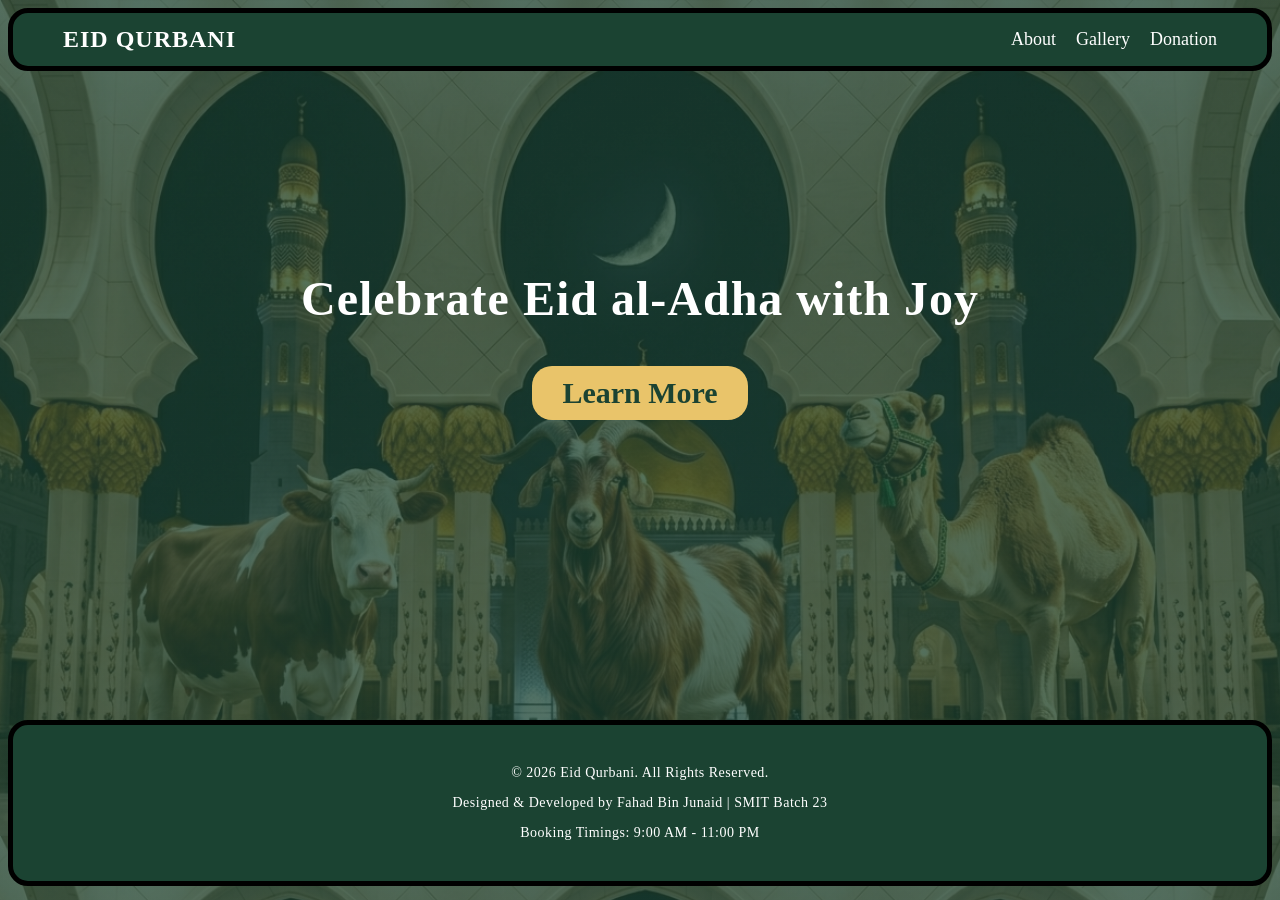
<file: index.html>
<!DOCTYPE html>
<html lang="en">

<head>
    <meta charset="UTF-8">
    <meta name="viewport" content="width=device-width, initial-scale=1.0">
    <title>Document</title>
    <link rel="stylesheet" href="style.css">
</head>

<body class="homepage">
    <nav>
        <div class="logo"><a href="index.html">EID QURBANI</a></div>
        <ul>
            <li><a href="About.html">About</a></li>
            <li><a href="Gallery.html">Gallery</a></li>
            <li><a href="Donation.html">Donation</a></li>
        </ul>
    </nav>
    <main class="hero">
        <div class="hero-content">
        <h1>Celebrate Eid al-Adha with Joy</h1>
        <a href="About.html" class="btn">Learn More</a>
        </div>
    </main>
    <footer>
    <p>© 2026 Eid Qurbani. All Rights Reserved.</p>
    <p>Designed & Developed by Fahad Bin Junaid | SMIT Batch 23</p>
    <p>Booking Timings: 9:00 AM - 11:00 PM</p>
</footer>
</body>

</html>
</file>
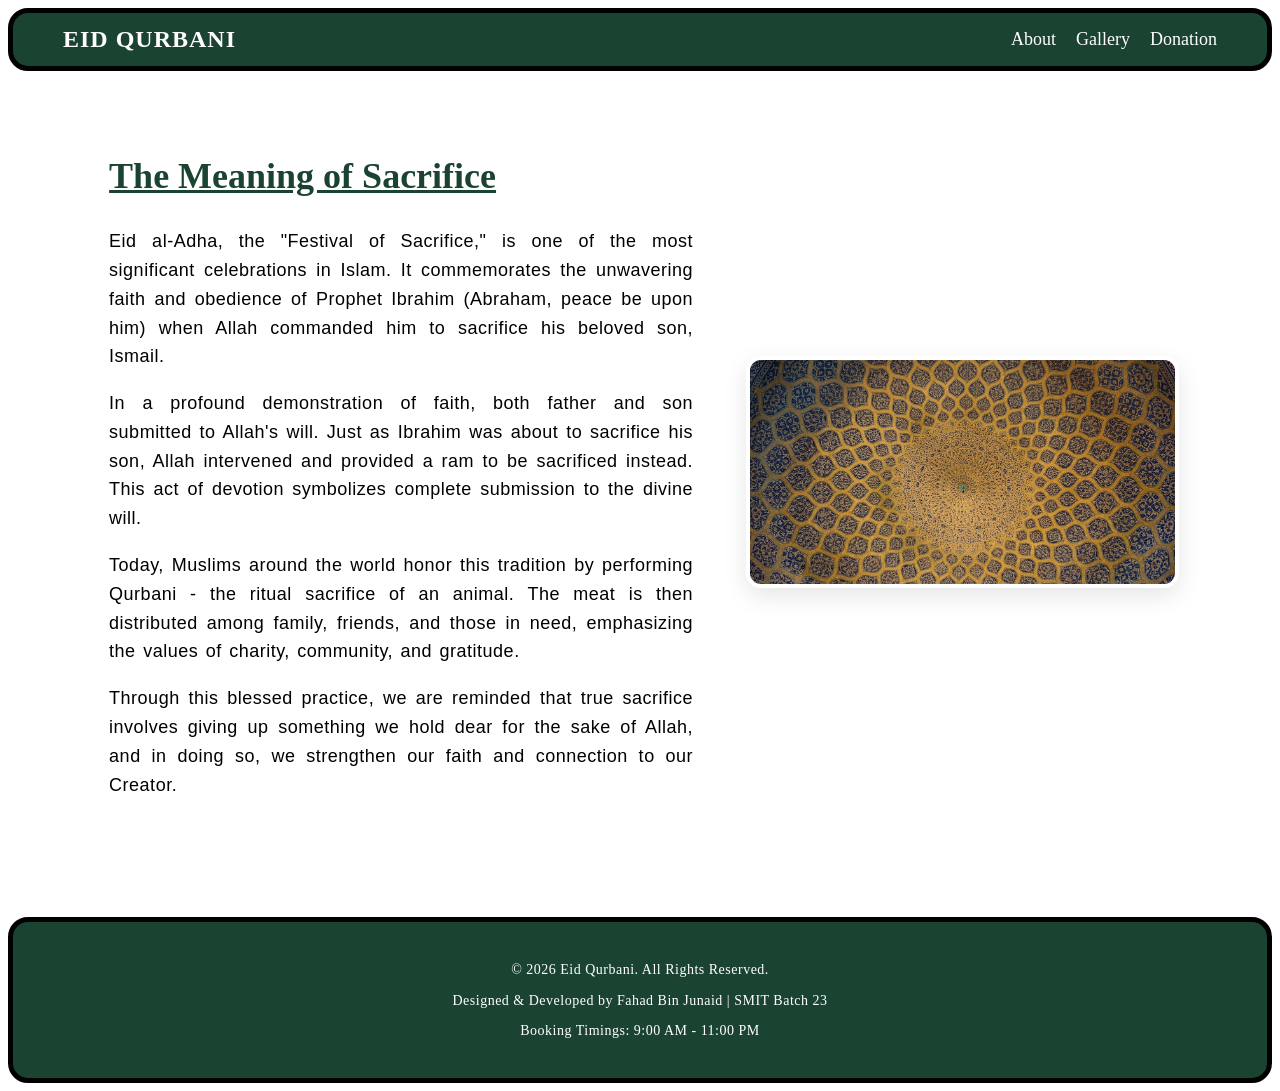
<file: About.html>
<!doctype html>
<html lang="en">
  <head>
    <meta charset="UTF-8" />
    <meta name="viewport" content="width=device-width, initial-scale=1.0" />
    <title>Document</title>
    <link rel="stylesheet" href="style.css" />
  </head>

  <body class="aboutpage">
    <nav>
      <div class="logo"><a href="index.html">EID QURBANI</a></div>
      <ul>
        <li><a href="About.html">About</a></li>
        <li><a href="Gallery.html">Gallery</a></li>
        <li><a href="Donation.html">Donation</a></li>
      </ul>
    </nav>
    <main class="about-container">
      <div class="about-text">
        <h1 class="main-heading">The Meaning of Sacrifice</h1>
        <p>
          Eid al-Adha, the "Festival of Sacrifice," is one of the most
          significant celebrations in Islam. It commemorates the unwavering
          faith and obedience of Prophet Ibrahim (Abraham, peace be upon him)
          when Allah commanded him to sacrifice his beloved son, Ismail.
        </p>
        <p>
          In a profound demonstration of faith, both father and son submitted to
          Allah's will. Just as Ibrahim was about to sacrifice his son, Allah
          intervened and provided a ram to be sacrificed instead. This act of
          devotion symbolizes complete submission to the divine will.
        </p>
        <p>
          Today, Muslims around the world honor this tradition by performing
          Qurbani - the ritual sacrifice of an animal. The meat is then
          distributed among family, friends, and those in need, emphasizing the
          values of charity, community, and gratitude.
        </p>
        <p>
          Through this blessed practice, we are reminded that true sacrifice
          involves giving up something we hold dear for the sake of Allah, and
          in doing so, we strengthen our faith and connection to our Creator.
        </p>
      </div>
      <div class="about-image">
            <img src="aboutpage.png" alt="Islamic Geometric Pattern">
        </div>
    </main>
    <footer class="aboutfooter">
      <p>© 2026 Eid Qurbani. All Rights Reserved.</p>
      <p>Designed & Developed by Fahad Bin Junaid | SMIT Batch 23</p>
      <p>Booking Timings: 9:00 AM - 11:00 PM</p>
    </footer>
  </body>
</html>
</file>
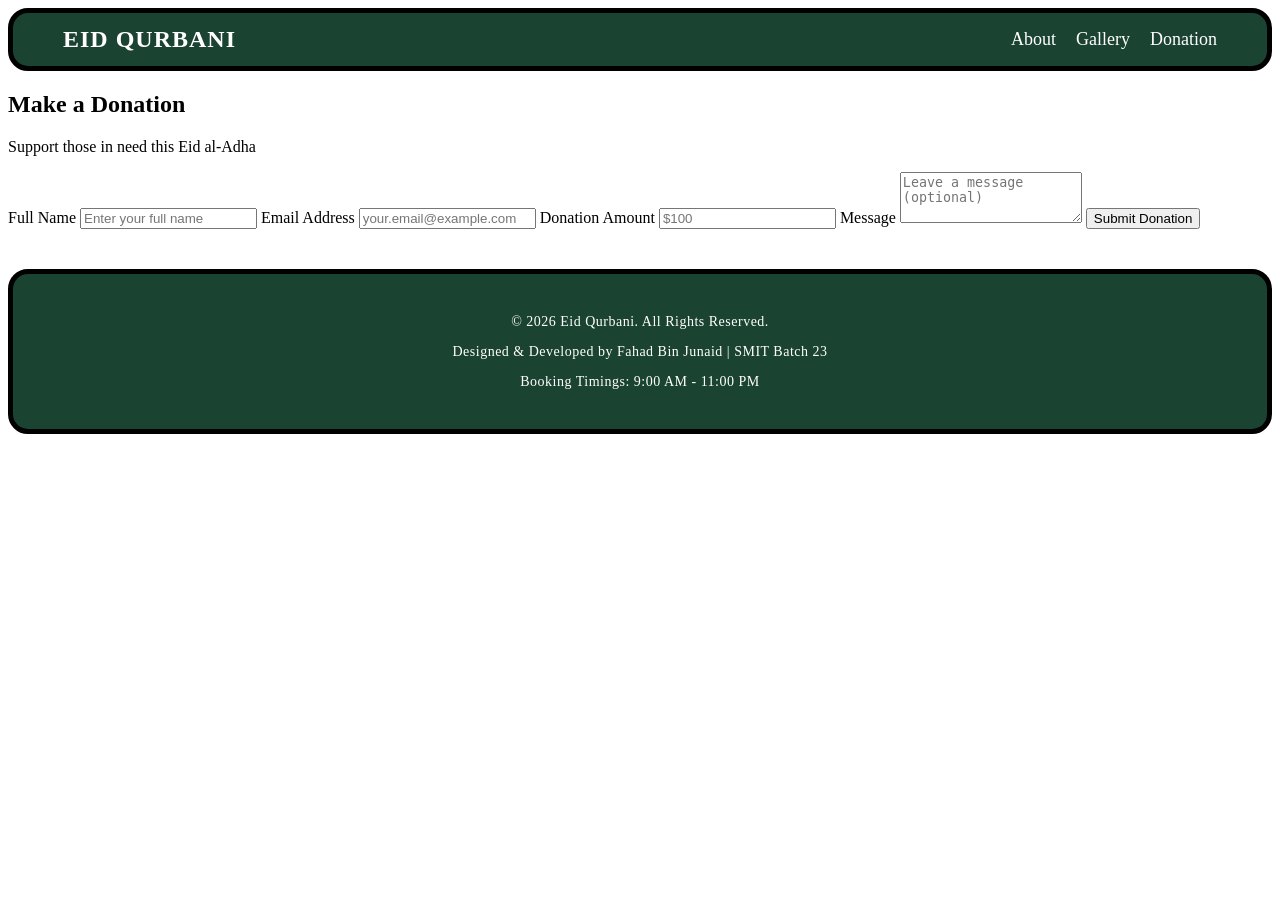
<file: Donation.html>
<!DOCTYPE html>
<html lang="en">
<head>
    <meta charset="UTF-8">
    <meta name="viewport" content="width=device-width, initial-scale=1.0">
    <title>Donation - Eid Qurbani</title>
    <link rel="stylesheet" href="style.css">
</head>
<body>
    
    <nav>
        <div class="logo"><a href="index.html">EID QURBANI</a></div>
        <ul>
            <li><a href="About.html">About</a></li>
            <li><a href="Gallery.html">Gallery</a></li>
            <li><a href="Donation.html">Donation</a></li>
        </ul>
    </nav>

    <main class="donation-container">
        <form class="donation-box">
            <h2>Make a Donation</h2>
            <p class="sub">Support those in need this Eid al-Adha</p>

            <label>Full Name</label>
            <input type="text" placeholder="Enter your full name" required>

            <label>Email Address</label>
            <input type="email" placeholder="your.email@example.com" required>

            <label>Donation Amount</label>
            <input type="text" placeholder="$100" required>

            <label>Message</label>
            <textarea rows="3" placeholder="Leave a message (optional)"></textarea>

            <button type="submit">Submit Donation</button>
        </form>
    </main>

    <footer class="donation">
        <p>© 2026 Eid Qurbani. All Rights Reserved.</p>
        <p>Designed & Developed by Fahad Bin Junaid | SMIT Batch 23</p>
        <p>Booking Timings: 9:00 AM - 11:00 PM</p>
    </footer>

</body>
</html>
</file>
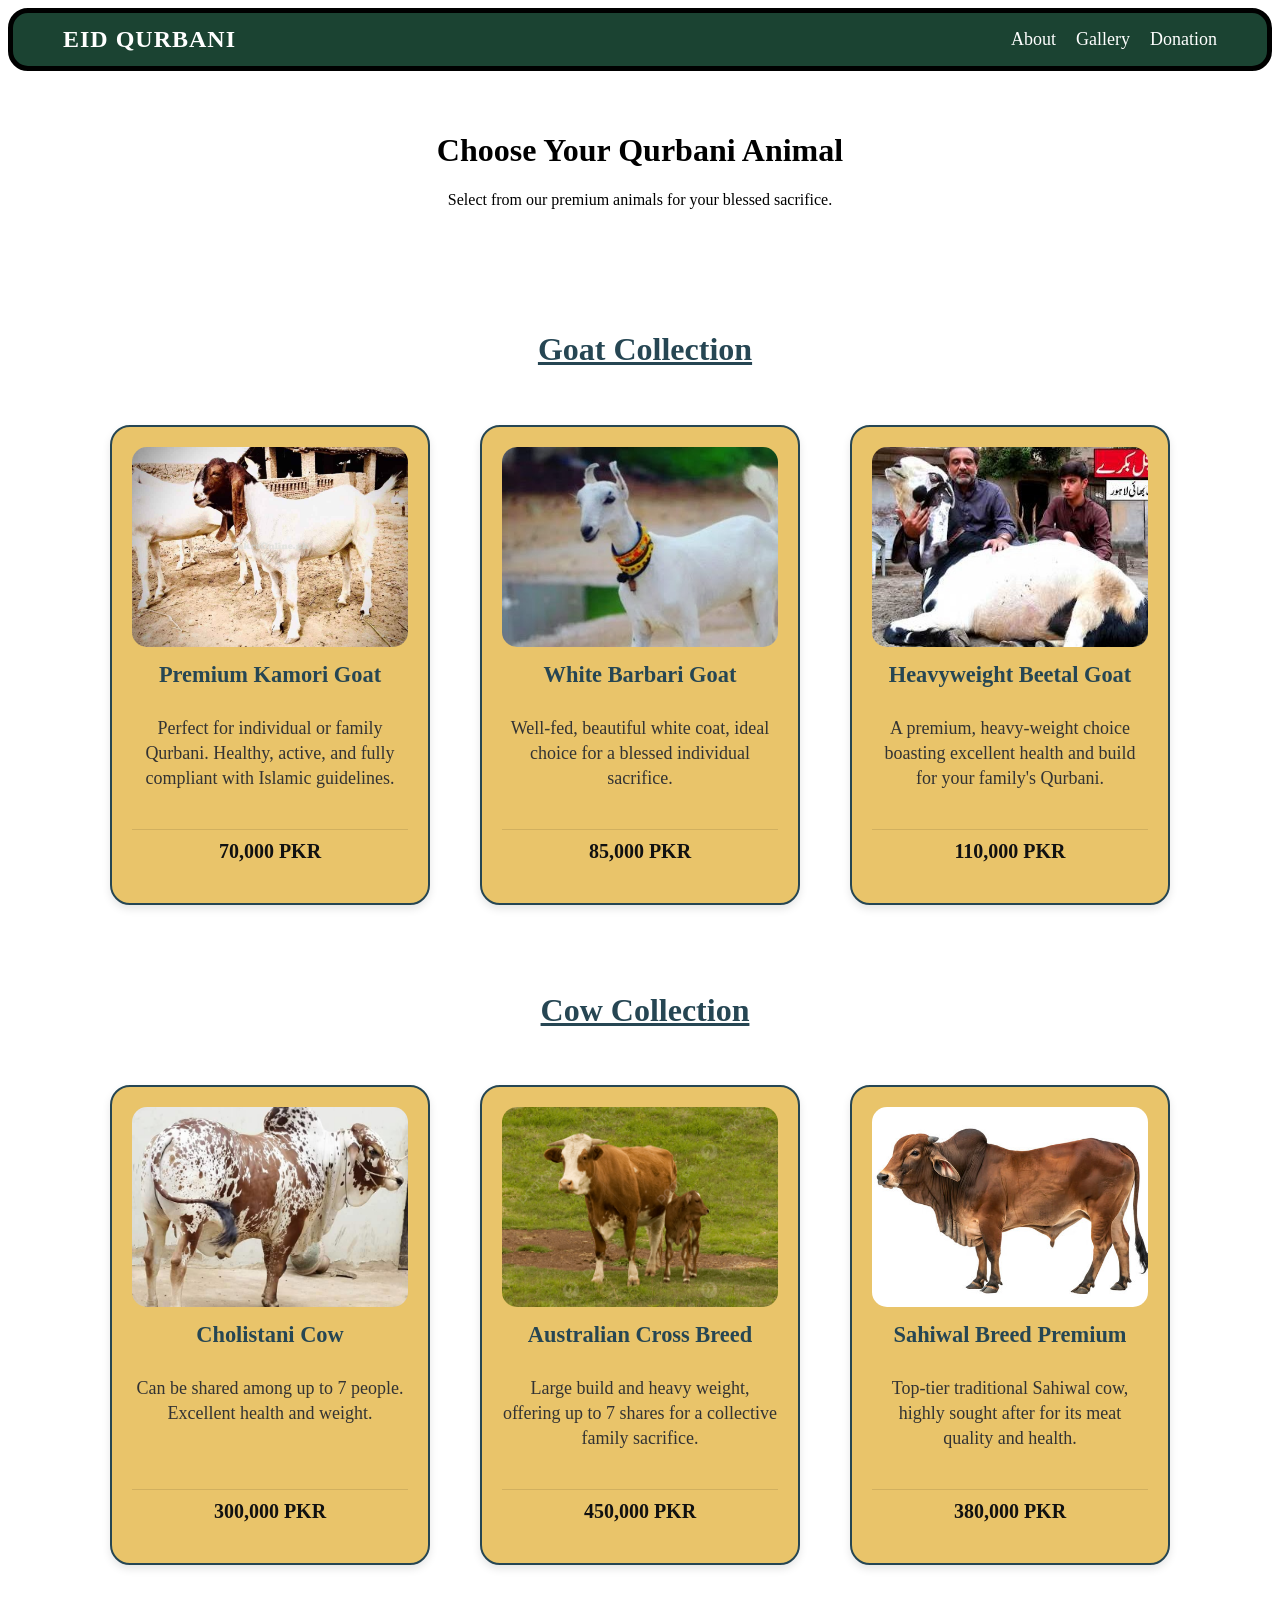
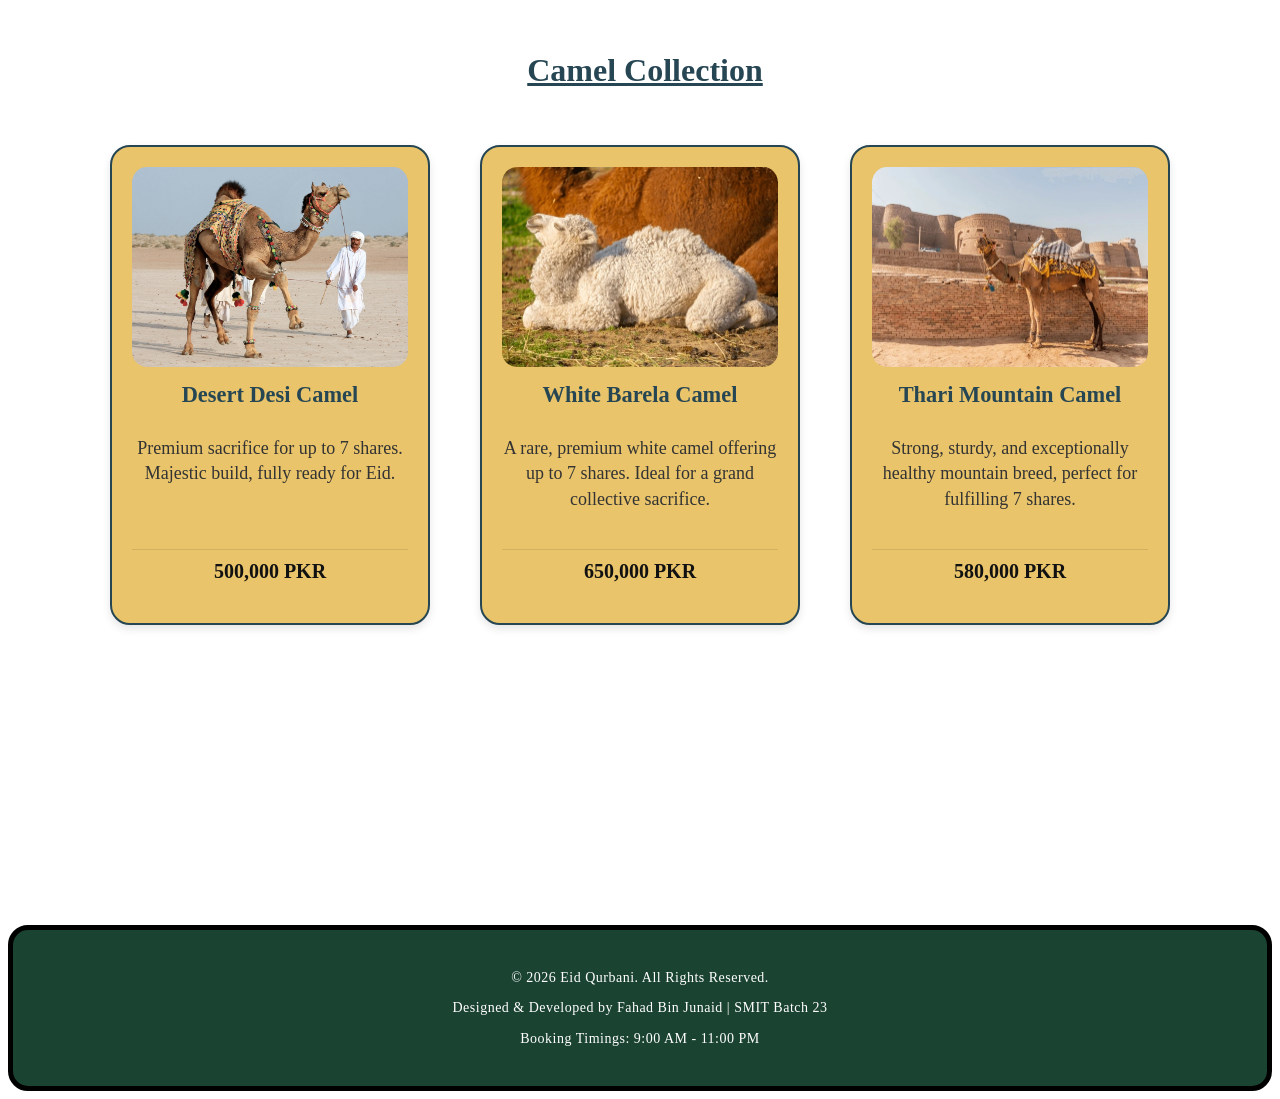
<file: Gallery.html>
<!doctype html>
<html lang="en">

<head>
    <meta charset="UTF-8" />
    <meta name="viewport" content="width=device-width, initial-scale=1.0" />
    <title>Document</title>
    <link rel="stylesheet" href="style.css" />
</head>

<body class="gallery-page">
    <nav>
        <div class="logo"><a href="index.html">EID QURBANI</a></div>
        <ul>
            <li><a href="About.html">About</a></li>
            <li><a href="Gallery.html">Gallery</a></li>
            <li><a href="Donation.html">Donation</a></li>
        </ul>
    </nav>

    <main class="contanier">
        <div class="gallery-header">
            <h1>Choose Your Qurbani Animal</h1>
            <p>Select from our premium animals for your blessed sacrifice.</p>
        </div>
        <div class="section-title">
            <h2>Goat Collection</h2>
        </div>
        <div class="animal_types_contanier">
            <div class="card">
                <img class="animal_img" src="goat 1.jpg" alt="Premium Kamori Goat">
                <h2 class="card-title">Premium Kamori Goat</h2>
                <p class="card-desc">Perfect for individual or family Qurbani. Healthy, active, and fully compliant with
                    Islamic guidelines.</p>
                <h3 class="card-price">70,000 PKR</h3>
            </div>
            <div class="card">
                <img class="animal_img" src="goat2.jpg" alt="White Barbari Goat">
                <h2 class="card-title">White Barbari Goat</h2>
                <p class="card-desc">Well-fed, beautiful white coat, ideal choice for a blessed individual sacrifice.
                </p>
                <h3 class="card-price">85,000 PKR</h3>
            </div>
            <div class="card">
                <img class="animal_img" src="goat3.jpg" alt="Heavyweight Beetal Goat">
                <h2 class="card-title">Heavyweight Beetal Goat</h2>
                <p class="card-desc">A premium, heavy-weight choice boasting excellent health and build for your
                    family's Qurbani.</p>
                <h3 class="card-price">110,000 PKR</h3>
            </div>
        </div>
        <div class="section-title">
            <h2>Cow Collection</h2>
        </div>
        <div class="animal_types_contanier">
            <div class="card">
                <img class="animal_img" src="cow 1.jpeg" alt="Cholistani Cow">
                <h2 class="card-title">Cholistani Cow</h2>
                <p class="card-desc">Can be shared among up to 7 people. Excellent health and weight.</p>
                <h3 class="card-price">300,000 PKR</h3>
            </div>
            <div class="card">
                <img class="animal_img" src="cow 2.jpg" alt="Australian Cross Breed">
                <h2 class="card-title">Australian Cross Breed</h2>
                <p class="card-desc">Large build and heavy weight, offering up to 7 shares for a collective family
                    sacrifice.</p>
                <h3 class="card-price">450,000 PKR</h3>
            </div>
            <div class="card">
                <img class="animal_img" src="cow 3.jpg" alt="Sahiwal Breed Premium">
                <h2 class="card-title">Sahiwal Breed Premium</h2>
                <p class="card-desc">Top-tier traditional Sahiwal cow, highly sought after for its meat quality and
                    health.</p>
                <h3 class="card-price">380,000 PKR</h3>
            </div>
        </div>
        <div class="section-title">
            <h2>Camel Collection</h2>
        </div>
        <div class="animal_types_contanier">
            <div class="card">
                <img class="animal_img" src="camel 1.jpg" alt="Desert Desi Camel">
                <h2 class="card-title">Desert Desi Camel</h2>
                <p class="card-desc">Premium sacrifice for up to 7 shares. Majestic build, fully ready for Eid.</p>
                <h3 class="card-price">500,000 PKR</h3>
            </div>
            <div class="card">
                <img class="animal_img" src="camel 2.webp" alt="White Barela Camel">
                <h2 class="card-title">White Barela Camel</h2>
                <p class="card-desc">A rare, premium white camel offering up to 7 shares. Ideal for a grand collective
                    sacrifice.</p>
                <h3 class="card-price">650,000 PKR</h3>
            </div>
            <div class="card">
                <img class="animal_img" src="camel 3.webp" alt="Thari Mountain Camel">
                <h2 class="card-title">Thari Mountain Camel</h2>
                <p class="card-desc">Strong, sturdy, and exceptionally healthy mountain breed, perfect for fulfilling 7
                    shares.</p>
                <h3 class="card-price">580,000 PKR</h3>
            </div>
        </div>
    </main>

    <footer class="gallery">
        <p>© 2026 Eid Qurbani. All Rights Reserved.</p>
        <p>Designed & Developed by Fahad Bin Junaid | SMIT Batch 23</p>
        <p>Booking Timings: 9:00 AM - 11:00 PM</p>
    </footer>
</body>

</html>
</file>
<file: style.css>
nav {
    display: flex;
    justify-content: space-between;
    border: 5px solid black;
    align-items: center;
    background-color: #1B4332;
    padding: 0px 50px;
    border-radius: 20px;
}

nav .logo a{
    color: #ffffff;
    font-size: 24px;
    text-decoration: none;
    font-weight: bold;
    letter-spacing: 1px;
    transition: color 0.3s ease;
}

nav ul {
    display: flex;
    gap: 20px;
    list-style: none;
}

nav ul li a {
    color: #ffffff;
    text-decoration: none;
    font-size: 18px;
    font-weight: 500;
    transition: color 0.3s ease;
}

nav ul li a:hover, nav ul li a.active {
    color: #E9C46A; 
}

nav .logo a:hover {
    color: #E9C46A;
}


main .hero-content{
     margin: 200px;
     text-align: center;
}

.homepage {
    height: calc(100vh - 80px); /* Aapki screen ke mutabiq adjustment */
    /* Proper Islamic Architecture Background URL */
    background-image: linear-gradient(rgba(27, 67, 50, 0.75), rgba(27, 67, 50, 0.75)), 
                      url('homepage.png');
    background-size: cover;
    background-position: center;
}

.hero-content h1 {
    color: #ffffff;
    font-size: 48px;
    margin-bottom: 40px;
    font-weight: 700;
    letter-spacing: 1px;
}
.hero-content .btn {
    color: #1B4332;
    font-size: 30px;
    font-weight: bolder;
    background-color: #E9C46A;
    display: inline-block;
    padding: 10px 30px;
    text-decoration: none;
    border-radius: 20px;
    transition: transform 0.2s ease, background-color 0.3s ease;
}

.hero-content .btn:hover {
    background-color: #dfb549;
    transform: scale(1.05);
}

footer {
    background-color: #1B4332; 
    color: #ffffff; 
    text-align: center; 
    padding: 30px 20px; 
    font-size: 14px;
    letter-spacing: 0.5px;
    line-height: 1.8; 
    margin-top: 300px; 
    border-radius: 20px;
    border: 5px solid black;
}

footer p {
    margin: 5px 0;
}

/* About page */

.about-container {
    display: flex;
    justify-content: space-between;
    align-items: center; 
    padding: 60px 8%; 
}

.about-text .main-heading {
    font-size: 36px;
    color: #1B4332; 
    margin-bottom: 30px;
    font-weight: 700;
    text-align: left; 
    text-decoration: underline;
}

.about-text {
    width: 55%; 
}

.about-text p {
    font-size: 18px;
    font-family: Arial, sans-serif;
    line-height: 1.6;
    text-align: justify;
    letter-spacing: 0.5px;
    word-spacing: 2px;
}

.about-image {
    width: 40%; 
    transition: transform 0.2s ease 
}

.about-image img {
    width: 100%; 
    height: auto;
    border-radius: 15px; 
    box-shadow: 0 8px 25px rgba(0, 0, 0, 0.1); 
    border: 4px solid #ffffff;
}

.about-image:hover {
    transform: scale(1.08);
}

.aboutpage {
    background-color: #ffffff71;
}

.aboutfooter {
     background-color: #1B4332; 
    color: #ffffff; 
    text-align: center; 
    padding: 30px 20px; 
    font-size: 14px;
    letter-spacing: 0.5px;
    line-height: 1.8; 
    margin-top: 40px; 
    border-radius: 20px;
    border: 5px solid black;
}

.aboutfooter p  {
    margin: 5px 0;
}

/* gallery */
.contanier {
    display: flex;
    flex-direction: column;
    align-items: center;
    gap: 40px;
    margin: 40px auto;
    padding: 0 20px;
    max-width: 1200px;
}

.gallery-header {
    text-align: center;
    margin-bottom: 20px;
}


.animal_types_contanier {
    display: flex;
    flex-wrap: wrap; 
    justify-content: center;
    gap: 50px; 
    width: 100%;
}


.card {
    border: 2px solid #264653;
    display: flex;
    flex-direction: column;
    align-items: center;
    padding: 20px;
    border-radius: 20px;
    width: 100%;
    max-width: 320px;
    min-height: 480px; 
    background-color: #E9C46A;
    box-sizing: border-box; 
    text-align: center;
    justify-content: space-between;
    box-shadow: 0 4px 8px rgba(0,0,0,0.1);
    transition: transform 0.3s ease, box-shadow 0.3s ease;
}


.animal_img {
    width: 100%; 
    height: 200px; 
    object-fit: cover; 
    border-radius: 15px;
}


.card-title {
    font-size: 1.4rem;
    color: #264653;
    margin: 15px 0 10px 0;
    font-weight: bold;
}

.card-desc {
    font-size: 18px;
    color: #333;
    line-height: 1.4;
    margin-bottom: 15px;
 
}

.card-price {
    font-size: 1.25rem;
    font-weight: bold;
    color: #111;
    margin-top: auto; 
    border-top: 1px solid rgba(0,0,0,0.1);
    width: 100%;
    padding-top: 10px;
}

.card:hover {
    transform: scale(1.06);
    cursor: pointer;
}
.section-title {
    display: flex;
    justify-content: center;
    align-items: center;
    width: 100%;
    margin-top: 20px;
    margin-bottom: -10px;
    padding-left: 10px;
}

.section-title h2 {
    font-size: 2rem;
    color: #264653;
    position: relative;
    text-decoration: underline;
}

 /* donation */


.donation {
     background-color: #1B4332; 
    color: #ffffff; 
    text-align: center; 
    padding: 30px 20px; 
    font-size: 14px;
    letter-spacing: 0.5px;
    line-height: 1.8; 
    margin-top: 40px; 
    border-radius: 20px;
    border: 5px solid black;
}

.donation p  {
    margin: 5px 0;
}
</file>
